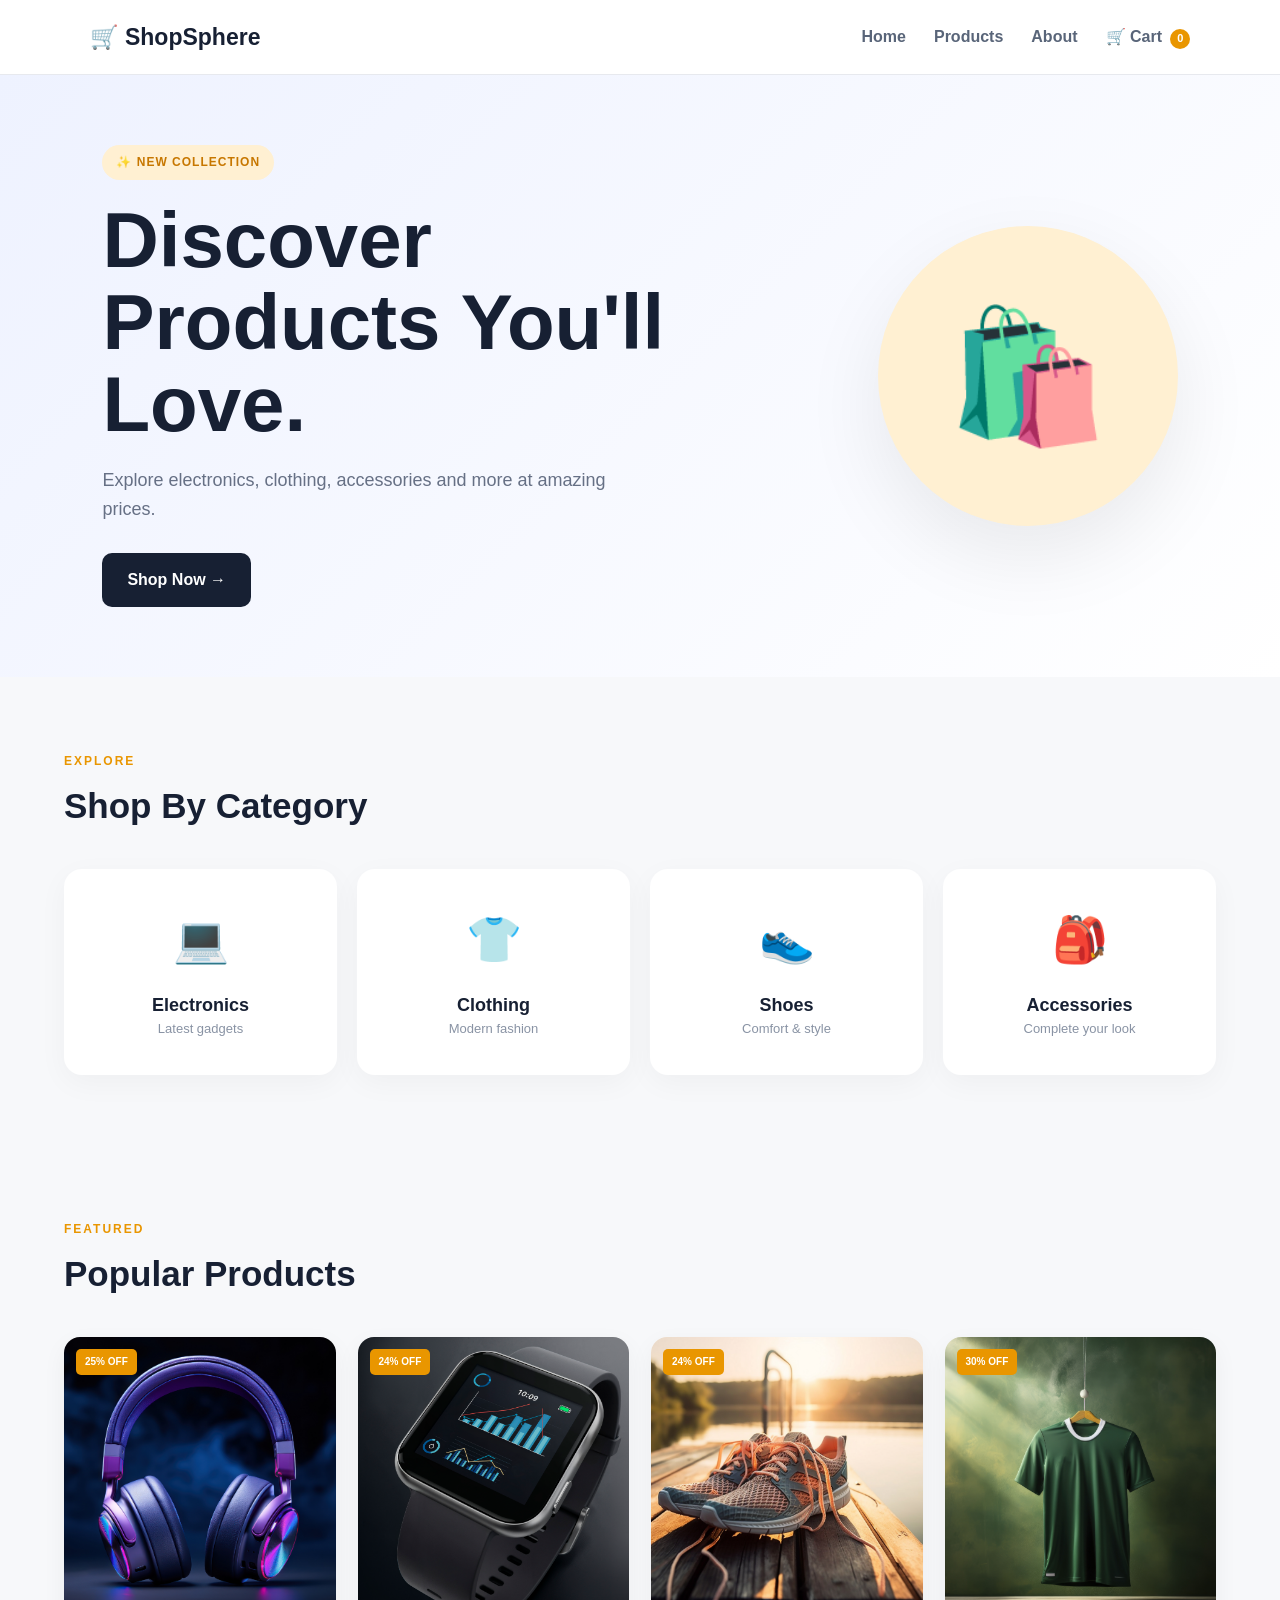
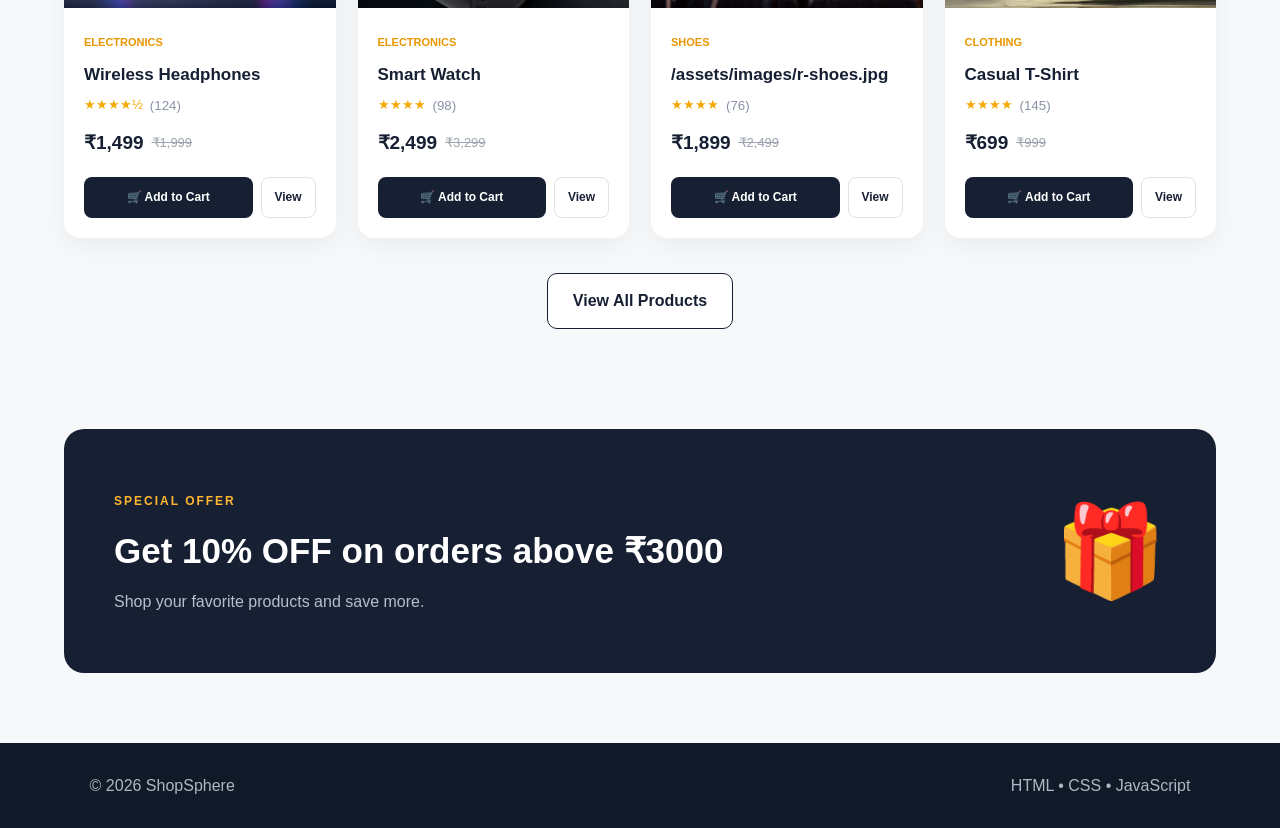
<file: index.html>
<!DOCTYPE html>
<html lang="en">

<head>

    <meta charset="UTF-8">

    <meta
        name="viewport"
        content="width=device-width, initial-scale=1.0"
    >

    <title>ShopSphere | Home</title>

    <link
        rel="stylesheet"
        href="css/style.css"
    >

    <link
        rel="stylesheet"
        href="css/navbar.css"
    >

    <link
        rel="stylesheet"
        href="css/products.css"
    >

    <link
        rel="stylesheet"
        href="css/responsive.css"
    >

</head>


<body>

<header class="navbar">

    <a
        href="index.html"
        class="logo"
    >
        🛒 ShopSphere
    </a>


    <nav>

        <a href="index.html">
            Home
        </a>

        <a href="products.html">
            Products
        </a>

        <a href="about.html">
            About
        </a>

        <a
            href="cart.html"
            class="cart-link"
        >
            🛒 Cart

            <span class="cart-count">
                0
            </span>

        </a>

    </nav>

</header>


<main>

<section class="hero">

    <div class="hero-content">

        <span class="hero-badge">
            ✨ NEW COLLECTION
        </span>

        <h1>
            Discover Products
            You'll Love.
        </h1>

        <p>
            Explore electronics, clothing,
            accessories and more at
            amazing prices.
        </p>

        <a
            href="products.html"
            class="primary-btn"
        >
            Shop Now →
        </a>

    </div>


    <div class="hero-visual">

        🛍️

    </div>

</section>


<section class="section">

    <div class="section-title">

        <span>
            EXPLORE
        </span>

        <h2>
            Shop By Category
        </h2>

    </div>


    <div class="category-grid">

        <a
            href="products.html"
            class="category-card"
        >
            💻
            <h3>Electronics</h3>
            <p>Latest gadgets</p>
        </a>


        <a
            href="products.html"
            class="category-card"
        >
            👕
            <h3>Clothing</h3>
            <p>Modern fashion</p>
        </a>


        <a
            href="products.html"
            class="category-card"
        >
            👟
            <h3>Shoes</h3>
            <p>Comfort & style</p>
        </a>


        <a
            href="products.html"
            class="category-card"
        >
            🎒
            <h3>Accessories</h3>
            <p>Complete your look</p>
        </a>

    </div>

</section>


<section class="section featured">

    <div class="section-title">

        <span>
            FEATURED
        </span>

        <h2>
            Popular Products
        </h2>

    </div>


    <div
        id="featuredProducts"
        class="product-grid"
    >
    </div>


    <div class="center-btn">

        <a
            href="products.html"
            class="secondary-btn"
        >
            View All Products
        </a>

    </div>

</section>


<section class="promo">

    <div>

        <span>
            SPECIAL OFFER
        </span>

        <h2>
            Get 10% OFF
            on orders above ₹3000
        </h2>

        <p>
            Shop your favorite products
            and save more.
        </p>

    </div>

    <div class="promo-icon">
        🎁
    </div>

</section>

</main>


<footer>

    <p>
        © 2026 ShopSphere
    </p>

    <p>
        HTML • CSS • JavaScript
    </p>

</footer>


<script src="data/products-data.js"></script>

<script src="js/storage.js"></script>

<script src="js/products.js"></script>

<script src="js/app.js"></script>


<script>

document.addEventListener(
    "DOMContentLoaded",
    () => {

        const container =
            document.getElementById(
                "featuredProducts"
            );


        container.innerHTML =
            products
                .slice(0, 4)
                .map(createProductCard)
                .join("");

    }
);

</script>

</body>

</html>
</file>
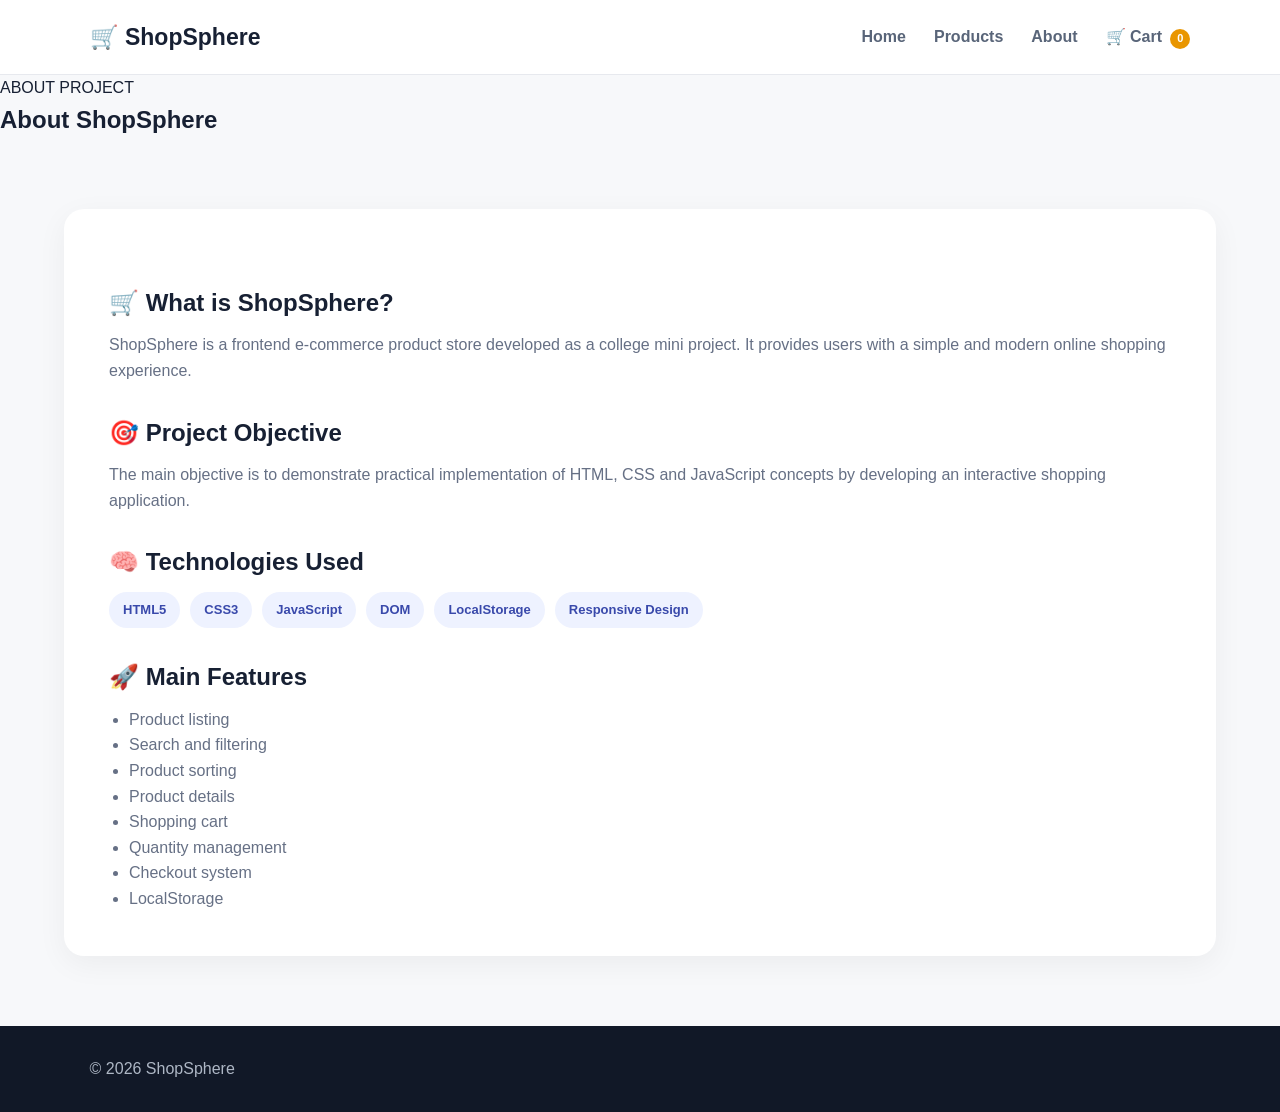
<file: about.html>
<!DOCTYPE html>
<html lang="en">

<head>

    <meta charset="UTF-8">

    <meta
        name="viewport"
        content="width=device-width, initial-scale=1.0"
    >

    <title>ShopSphere | About</title>

    <link
        rel="stylesheet"
        href="css/style.css"
    >

    <link
        rel="stylesheet"
        href="css/navbar.css"
    >

    <link
        rel="stylesheet"
        href="css/responsive.css"
    >

</head>


<body>

<header class="navbar">

    <a
        href="index.html"
        class="logo"
    >
        🛒 ShopSphere
    </a>


    <nav>

        <a href="index.html">
            Home
        </a>

        <a href="products.html">
            Products
        </a>

        <a href="about.html">
            About
        </a>

        <a href="cart.html">
            🛒 Cart
            <span class="cart-count">0</span>
        </a>

    </nav>

</header>


<main>

<section class="page-header">

    <span>
        ABOUT PROJECT
    </span>

    <h1>
        About ShopSphere
    </h1>

</section>


<section class="section">

    <div class="about-content">

        <h2>
            🛒 What is ShopSphere?
        </h2>

        <p>
            ShopSphere is a frontend e-commerce product
            store developed as a college mini project.
            It provides users with a simple and modern
            online shopping experience.
        </p>


        <h2>
            🎯 Project Objective
        </h2>

        <p>
            The main objective is to demonstrate practical
            implementation of HTML, CSS and JavaScript
            concepts by developing an interactive shopping
            application.
        </p>


        <h2>
            🧠 Technologies Used
        </h2>

        <div class="technology-list">

            <span>HTML5</span>

            <span>CSS3</span>

            <span>JavaScript</span>

            <span>DOM</span>

            <span>LocalStorage</span>

            <span>Responsive Design</span>

        </div>


        <h2>
            🚀 Main Features
        </h2>

        <ul>

            <li>
                Product listing
            </li>

            <li>
                Search and filtering
            </li>

            <li>
                Product sorting
            </li>

            <li>
                Product details
            </li>

            <li>
                Shopping cart
            </li>

            <li>
                Quantity management
            </li>

            <li>
                Checkout system
            </li>

            <li>
                LocalStorage
            </li>

        </ul>

    </div>

</section>

</main>


<footer>

    <p>
        © 2026 ShopSphere
    </p>

</footer>


<script src="js/storage.js"></script>

<script src="js/app.js"></script>

</body>

</html>
</file>
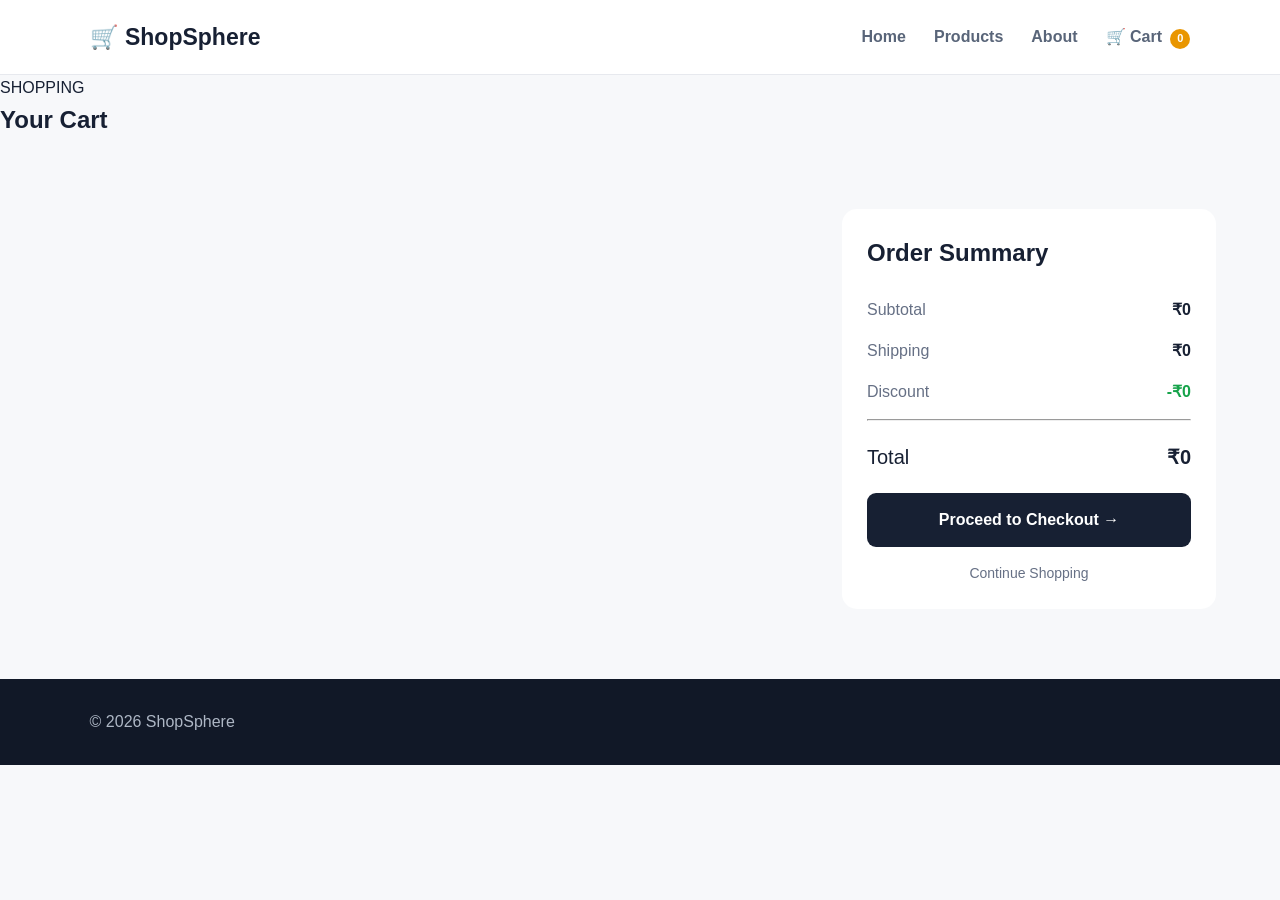
<file: cart.html>
<!DOCTYPE html>
<html lang="en">

<head>

    <meta charset="UTF-8">

    <meta
        name="viewport"
        content="width=device-width, initial-scale=1.0"
    >

    <title>ShopSphere | Cart</title>

    <link
        rel="stylesheet"
        href="css/style.css"
    >

    <link
        rel="stylesheet"
        href="css/navbar.css"
    >

    <link
        rel="stylesheet"
        href="css/cart.css"
    >

    <link
        rel="stylesheet"
        href="css/responsive.css"
    >

</head>


<body>

<header class="navbar">

    <a
        href="index.html"
        class="logo"
    >
        🛒 ShopSphere
    </a>


    <nav>

        <a href="index.html">
            Home
        </a>

        <a href="products.html">
            Products
        </a>

        <a href="about.html">
            About
        </a>

        <a href="cart.html">
            🛒 Cart
            <span class="cart-count">0</span>
        </a>

    </nav>

</header>


<main>

<section class="page-header">

    <span>
        SHOPPING
    </span>

    <h1>
        Your Cart
    </h1>

</section>


<section class="section cart-layout">

    <div
        id="cartContainer"
        class="cart-container"
    >
    </div>


    <aside class="cart-summary">

        <h2>
            Order Summary
        </h2>


        <div class="summary-row">

            <span>
                Subtotal
            </span>

            <strong id="subtotal">
                ₹0
            </strong>

        </div>


        <div class="summary-row">

            <span>
                Shipping
            </span>

            <strong id="shipping">
                ₹0
            </strong>

        </div>


        <div class="summary-row">

            <span>
                Discount
            </span>

            <strong
                id="discount"
                class="discount"
            >
                -₹0
            </strong>

        </div>


        <hr>


        <div class="summary-total">

            <span>
                Total
            </span>

            <strong id="grandTotal">
                ₹0
            </strong>

        </div>


        <a
            href="checkout.html"
            class="checkout-btn"
        >
            Proceed to Checkout →
        </a>


        <a
            href="products.html"
            class="continue-btn"
        >
            Continue Shopping
        </a>

    </aside>

</section>

</main>


<footer>

    <p>
        © 2026 ShopSphere
    </p>

</footer>


<script src="data/products-data.js"></script>

<script src="js/storage.js"></script>

<script src="js/products.js"></script>

<script src="js/app.js"></script>

<script src="js/cart.js"></script>

</body>

</html>
</file>
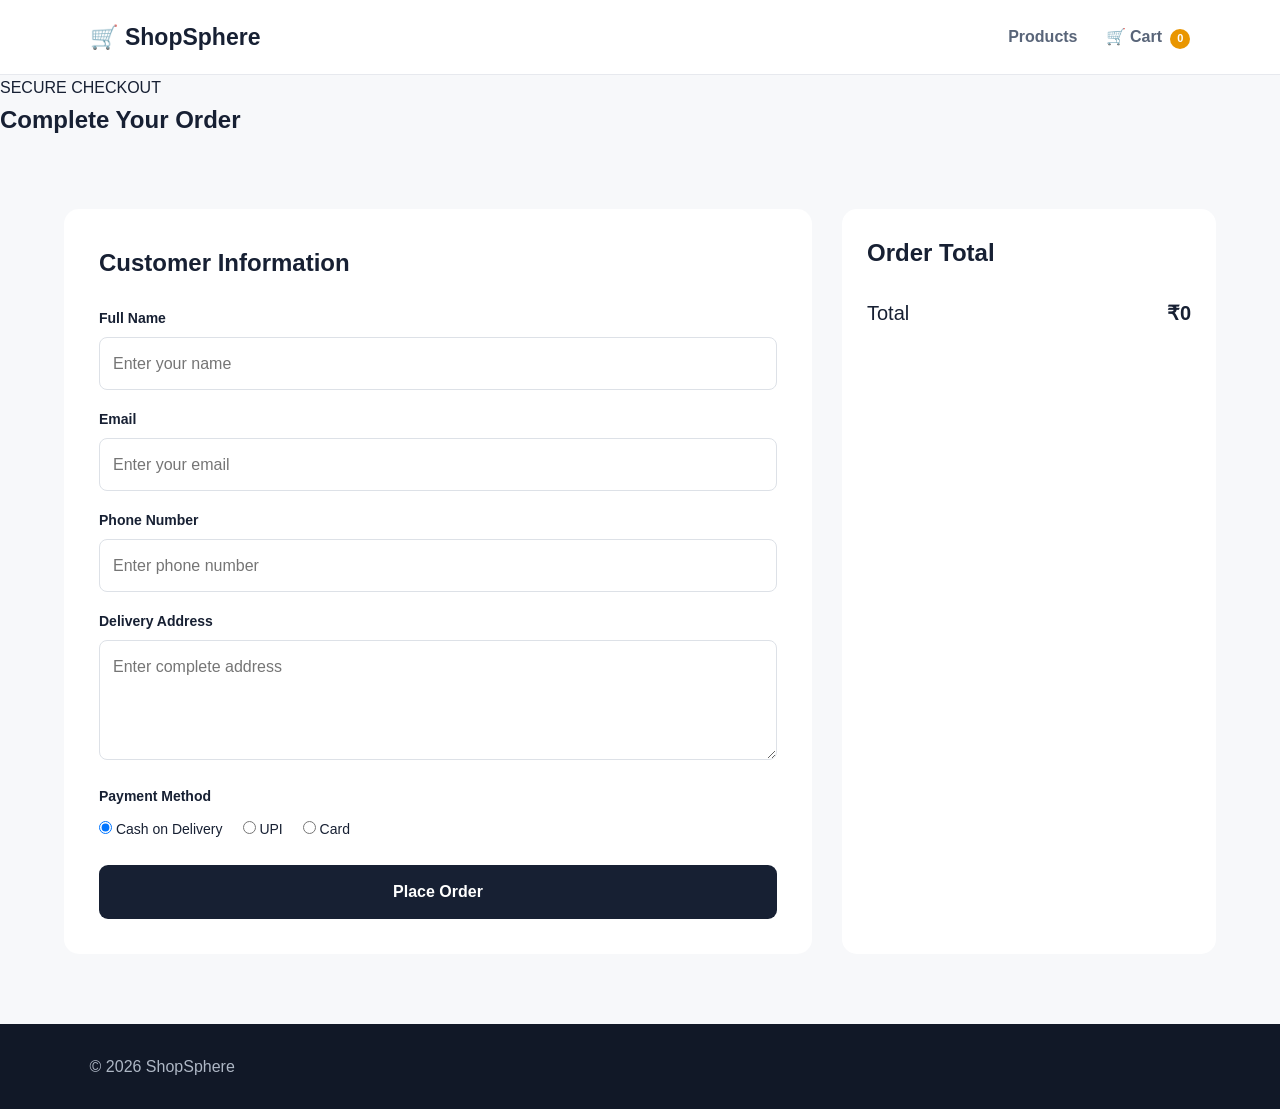
<file: checkout.html>
<!DOCTYPE html>
<html lang="en">

<head>

    <meta charset="UTF-8">

    <meta
        name="viewport"
        content="width=device-width, initial-scale=1.0"
    >

    <title>ShopSphere | Checkout</title>

    <link
        rel="stylesheet"
        href="css/style.css"
    >

    <link
        rel="stylesheet"
        href="css/navbar.css"
    >

    <link
        rel="stylesheet"
        href="css/cart.css"
    >

    <link
        rel="stylesheet"
        href="css/responsive.css"
    >

</head>


<body>

<header class="navbar">

    <a
        href="index.html"
        class="logo"
    >
        🛒 ShopSphere
    </a>


    <nav>

        <a href="products.html">
            Products
        </a>

        <a href="cart.html">
            🛒 Cart
            <span class="cart-count">0</span>
        </a>

    </nav>

</header>


<main>

<section class="page-header">

    <span>
        SECURE CHECKOUT
    </span>

    <h1>
        Complete Your Order
    </h1>

</section>


<section class="section checkout-layout">

    <form
        id="checkoutForm"
        class="checkout-form"
    >

        <h2>
            Customer Information
        </h2>


        <label>
            Full Name
        </label>

        <input
            type="text"
            id="customerName"
            required
            placeholder="Enter your name"
        >


        <label>
            Email
        </label>

        <input
            type="email"
            required
            placeholder="Enter your email"
        >


        <label>
            Phone Number
        </label>

        <input
            type="tel"
            required
            placeholder="Enter phone number"
        >


        <label>
            Delivery Address
        </label>

        <textarea
            required
            placeholder="Enter complete address"
        ></textarea>


        <label>
            Payment Method
        </label>


        <div class="payment-options">

            <label>
                <input
                    type="radio"
                    name="payment"
                    value="cod"
                    checked
                >
                Cash on Delivery
            </label>


            <label>
                <input
                    type="radio"
                    name="payment"
                    value="upi"
                >
                UPI
            </label>


            <label>
                <input
                    type="radio"
                    name="payment"
                    value="card"
                >
                Card
            </label>

        </div>


        <button
            type="submit"
            class="checkout-btn"
        >
            Place Order
        </button>

    </form>


    <aside class="checkout-summary">

        <h2>
            Order Total
        </h2>


        <div class="summary-total">

            <span>
                Total
            </span>

            <strong id="checkoutTotal">
                ₹0
            </strong>

        </div>

    </aside>


    <div
        id="orderSuccess"
        class="order-success"
    >

        <div>
            🎉
        </div>

        <h2>
            Order Placed Successfully!
        </h2>

        <p>
            Thank you for shopping with us.
        </p>


        <p>
            Order ID:
            <strong id="orderId"></strong>
        </p>


        <p>
            Total:
            <strong id="orderTotal"></strong>
        </p>


        <a
            href="products.html"
            class="primary-btn"
        >
            Continue Shopping
        </a>

    </div>

</section>

</main>


<footer>

    <p>
        © 2026 ShopSphere
    </p>

</footer>


<script src="data/products-data.js"></script>

<script src="js/storage.js"></script>

<script src="js/products.js"></script>

<script src="js/app.js"></script>

<script src="js/checkout.js"></script>

</body>

</html>
</file>
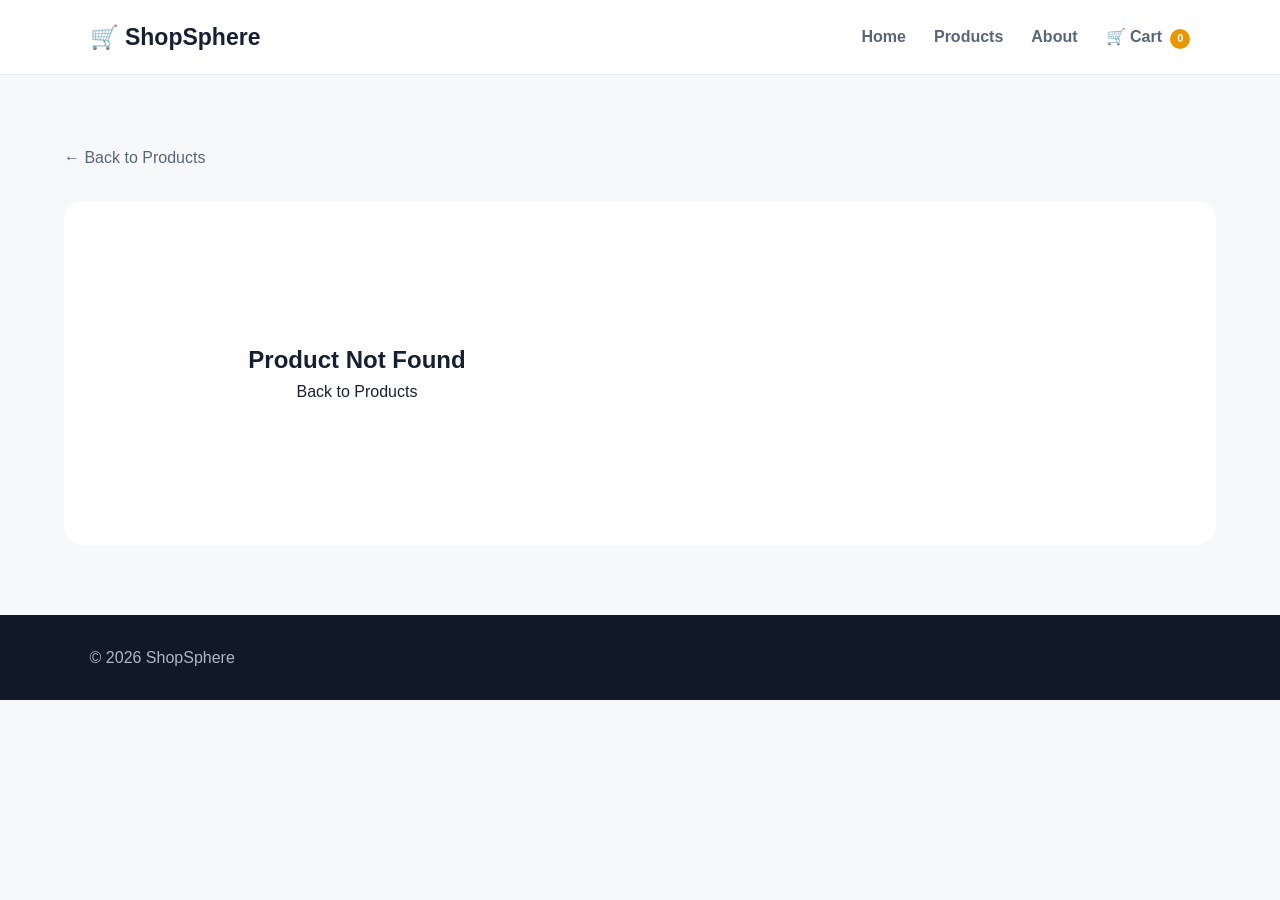
<file: product-details.html>
<!DOCTYPE html>
<html lang="en">

<head>

    <meta charset="UTF-8">

    <meta
        name="viewport"
        content="width=device-width, initial-scale=1.0"
    >

    <title>ShopSphere | Product Details</title>

    <link
        rel="stylesheet"
        href="css/style.css"
    >

    <link
        rel="stylesheet"
        href="css/navbar.css"
    >

    <link
        rel="stylesheet"
        href="css/products.css"
    >

    <link
        rel="stylesheet"
        href="css/responsive.css"
    >

</head>


<body>

<header class="navbar">

    <a
        href="index.html"
        class="logo"
    >
        🛒 ShopSphere
    </a>


    <nav>

        <a href="index.html">
            Home
        </a>

        <a href="products.html">
            Products
        </a>

        <a href="about.html">
            About
        </a>

        <a href="cart.html">
            🛒 Cart
            <span class="cart-count">0</span>
        </a>

    </nav>

</header>


<main>

<section class="section">

    <a
        href="products.html"
        class="back-link"
    >
        ← Back to Products
    </a>


    <div
        id="productDetails"
        class="product-details"
    >
    </div>

</section>

</main>


<footer>

    <p>
        © 2026 ShopSphere
    </p>

</footer>


<script src="data/products-data.js"></script>

<script src="js/storage.js"></script>

<script src="js/products.js"></script>

<script src="js/app.js"></script>

<script src="js/product-details.js"></script>

</body>

</html>
</file>
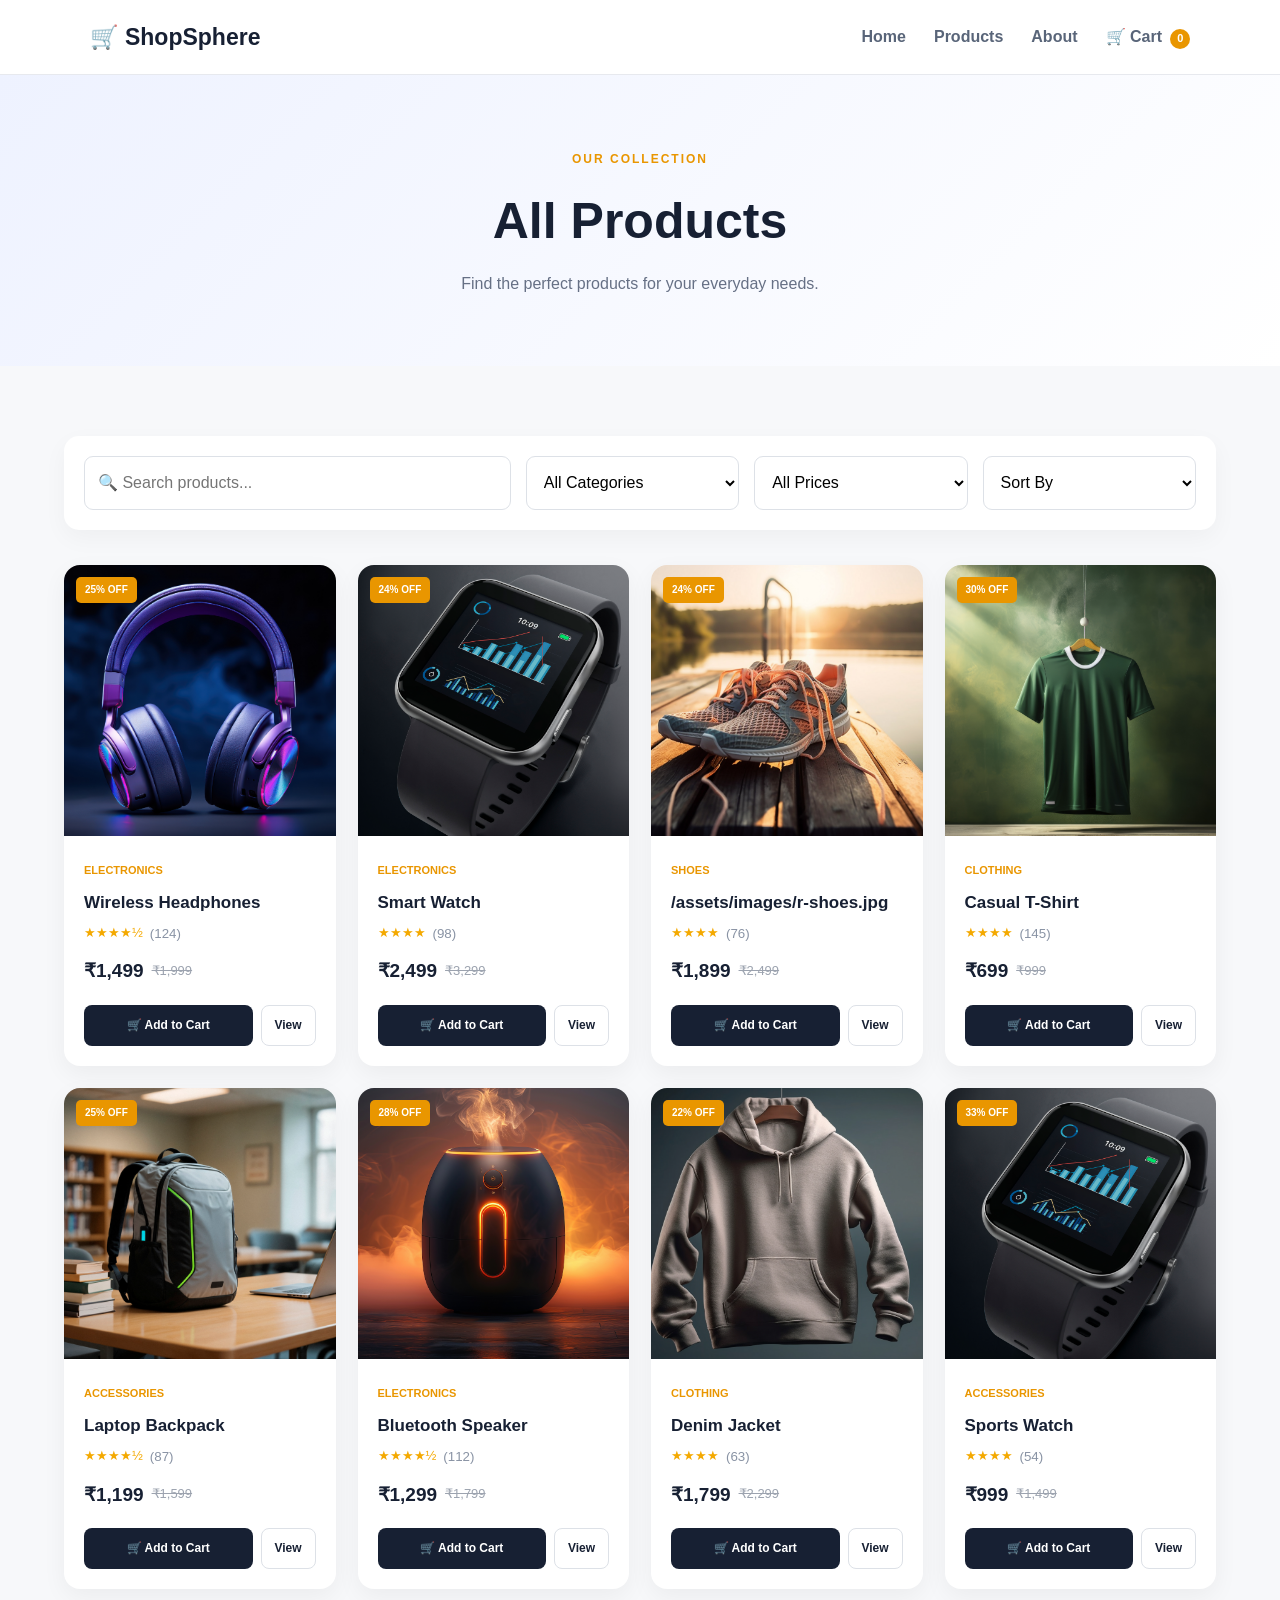
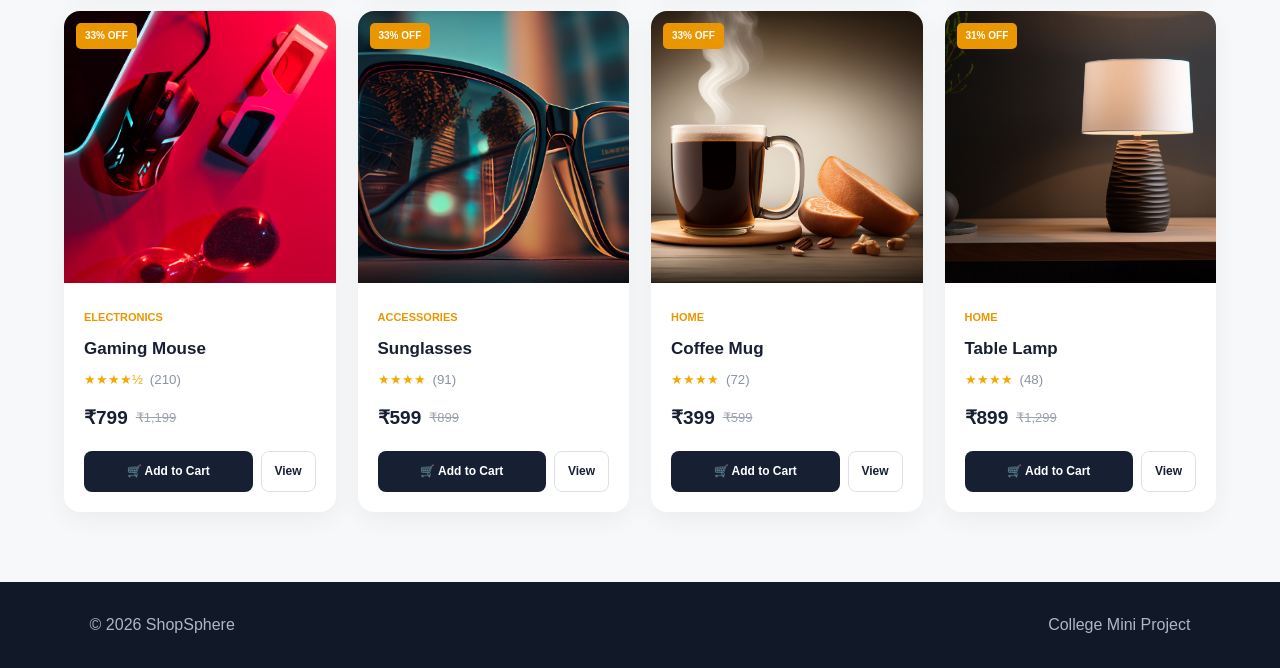
<file: products.html>
<!DOCTYPE html>
<html lang="en">

<head>

    <meta charset="UTF-8">

    <meta
        name="viewport"
        content="width=device-width, initial-scale=1.0"
    >

    <title>ShopSphere | Products</title>

    <link
        rel="stylesheet"
        href="css/style.css"
    >

    <link
        rel="stylesheet"
        href="css/navbar.css"
    >

    <link
        rel="stylesheet"
        href="css/products.css"
    >

    <link
        rel="stylesheet"
        href="css/responsive.css"
    >

</head>


<body>

<header class="navbar">

    <a
        href="index.html"
        class="logo"
    >
        🛒 ShopSphere
    </a>


    <nav>

        <a href="index.html">
            Home
        </a>

        <a href="products.html">
            Products
        </a>

        <a href="about.html">
            About
        </a>

        <a
            href="cart.html"
            class="cart-link"
        >
            🛒 Cart

            <span class="cart-count">
                0
            </span>

        </a>

    </nav>

</header>


<main>

<section class="page-header">

    <span>
        OUR COLLECTION
    </span>

    <h1>
        All Products
    </h1>

    <p>
        Find the perfect products
        for your everyday needs.
    </p>

</section>


<section class="section">

    <div class="filter-panel">

        <input
            type="text"
            id="searchInput"
            placeholder="🔍 Search products..."
        >


        <select id="categoryFilter">

            <option value="all">
                All Categories
            </option>

            <option value="Electronics">
                Electronics
            </option>

            <option value="Clothing">
                Clothing
            </option>

            <option value="Shoes">
                Shoes
            </option>

            <option value="Accessories">
                Accessories
            </option>

            <option value="Home">
                Home
            </option>

        </select>


        <select id="priceFilter">

            <option value="all">
                All Prices
            </option>

            <option value="under500">
                Under ₹500
            </option>

            <option value="500-1000">
                ₹500 - ₹1000
            </option>

            <option value="1000-2000">
                ₹1000 - ₹2000
            </option>

            <option value="above2000">
                Above ₹2000
            </option>

        </select>


        <select id="sortFilter">

            <option value="default">
                Sort By
            </option>

            <option value="low-high">
                Price: Low → High
            </option>

            <option value="high-low">
                Price: High → Low
            </option>

            <option value="rating">
                Highest Rating
            </option>

            <option value="name">
                Name: A → Z
            </option>

        </select>

    </div>


    <div
        id="productContainer"
        class="product-grid"
    >
    </div>

</section>

</main>


<footer>

    <p>
        © 2026 ShopSphere
    </p>

    <p>
        College Mini Project
    </p>

</footer>


<script src="data/products-data.js"></script>

<script src="js/storage.js"></script>

<script src="js/products.js"></script>

<script src="js/app.js"></script>

<script src="js/products-page.js"></script>

</body>

</html>
</file>
<file: css/style.css>
* {
    margin: 0;
    padding: 0;
    box-sizing: border-box;
}


html {
    scroll-behavior: smooth;
}


body {
    font-family:
        Arial,
        Helvetica,
        sans-serif;

    background: #f7f8fa;

    color: #172033;

    line-height: 1.6;
}


a {
    text-decoration: none;

    color: inherit;
}


button,
input,
select,
textarea {
    font: inherit;
}


.section {
    width: 90%;

    max-width: 1200px;

    margin: auto;

    padding: 70px 0;
}


/* HERO */

.hero {
    min-height: 580px;

    display: flex;

    justify-content: space-between;

    align-items: center;

    padding: 70px 8%;

    background:
        linear-gradient(
            135deg,
            #eef2ff,
            #ffffff
        );
}


.hero-content {
    max-width: 650px;
}


.hero-badge {
    display: inline-block;

    padding: 8px 14px;

    border-radius: 30px;

    background: #fff0d2;

    color: #c77700;

    font-size: 12px;

    font-weight: bold;

    letter-spacing: 1px;
}


.hero h1 {
    font-size: clamp(
        42px,
        7vw,
        78px
    );

    line-height: 1.05;

    margin: 20px 0;
}


.hero p {
    color: #667085;

    font-size: 18px;

    max-width: 550px;

    margin-bottom: 30px;
}


.hero-visual {
    width: 300px;

    height: 300px;

    border-radius: 50%;

    display: flex;

    justify-content: center;

    align-items: center;

    font-size: 130px;

    background: #fff0d2;

    box-shadow:
        0 30px 80px
        rgba(0, 0, 0, 0.08);
}


.primary-btn,
.secondary-btn {
    display: inline-block;

    padding: 14px 25px;

    border-radius: 10px;

    font-weight: bold;

    border: none;

    cursor: pointer;
}


.primary-btn {
    background: #172033;

    color: white;
}


.secondary-btn {
    border: 1px solid #172033;

    background: white;
}


.primary-btn:hover,
.secondary-btn:hover {
    background: #e99600;

    color: white;

    border-color: #e99600;
}


/* SECTION TITLE */

.section-title {
    margin-bottom: 35px;
}


.section-title span {
    color: #e99600;

    font-size: 12px;

    font-weight: bold;

    letter-spacing: 2px;
}


.section-title h2 {
    font-size: 35px;

    margin-top: 5px;
}


/* CATEGORY */

.category-grid {
    display: grid;

    grid-template-columns:
        repeat(4, 1fr);

    gap: 20px;
}


.category-card {
    background: white;

    padding: 35px 20px;

    text-align: center;

    border-radius: 18px;

    font-size: 45px;

    transition: 0.3s;

    box-shadow:
        0 8px 30px
        rgba(0, 0, 0, 0.04);
}


.category-card:hover {
    transform: translateY(-7px);
}


.category-card h3 {
    font-size: 18px;

    margin-top: 15px;
}


.category-card p {
    color: #8993a4;

    font-size: 13px;
}


/* PROMO */

.promo {
    width: 90%;

    max-width: 1200px;

    margin: 30px auto 70px;

    padding: 50px;

    border-radius: 20px;

    background: #172033;

    color: white;

    display: flex;

    justify-content: space-between;

    align-items: center;
}


.promo span {
    color: #ffb52e;

    font-size: 12px;

    font-weight: bold;

    letter-spacing: 2px;
}


.promo h2 {
    font-size: 35px;

    max-width: 650px;

    margin: 10px 0;
}


.promo p {
    color: #b7bfcb;
}


.promo-icon {
    font-size: 90px;
}


/* FOOTER */

footer {
    background: #111827;

    color: #aeb7c5;

    padding: 30px 7%;

    display: flex;

    justify-content: space-between;
}


/* NOTIFICATION */

.notification {
    position: fixed;

    right: 25px;

    bottom: 25px;

    background: #172033;

    color: white;

    padding: 15px 22px;

    border-radius: 10px;

    z-index: 9999;

    transform: translateY(100px);

    opacity: 0;

    transition: 0.3s;
}


.notification.show {
    transform: translateY(0);

    opacity: 1;
}


/* ABOUT */

.about-content {
    background: white;

    padding: 45px;

    border-radius: 20px;

    box-shadow:
        0 8px 30px
        rgba(0, 0, 0, 0.05);
}


.about-content h2 {
    margin-top: 30px;

    margin-bottom: 10px;
}


.about-content p,
.about-content li {
    color: #667085;
}


.about-content ul {
    padding-left: 20px;
}


.technology-list {
    display: flex;

    gap: 10px;

    flex-wrap: wrap;
}


.technology-list span {
    padding: 8px 14px;

    border-radius: 20px;

    background: #eef2ff;

    color: #3949ab;

    font-size: 13px;

    font-weight: bold;
}
</file>
<file: css/navbar.css>
.navbar {
    height: 75px;

    padding: 0 7%;

    display: flex;

    align-items: center;

    justify-content: space-between;

    background: white;

    border-bottom: 1px solid #e7e9ee;

    position: sticky;

    top: 0;

    z-index: 1000;
}


.logo {
    font-size: 23px;

    font-weight: 800;

    color: #172033;
}


nav {
    display: flex;

    align-items: center;

    gap: 28px;
}


nav a {
    color: #596579;

    font-weight: 600;

    transition: 0.2s;
}


nav a:hover {
    color: #e99600;
}


.cart-link {
    position: relative;
}


.cart-count {
    display: inline-flex;

    justify-content: center;

    align-items: center;

    min-width: 20px;

    height: 20px;

    padding: 2px 5px;

    border-radius: 50%;

    background: #e99600;

    color: white;

    font-size: 11px;

    margin-left: 4px;
}
</file>
<file: css/products.css>
/* PAGE HEADER */

.page-header {
    text-align: center;

    padding: 70px 20px;

    background:
        linear-gradient(
            135deg,
            #eef2ff,
            #ffffff
        );
}


.page-header span {
    color: #e99600;

    font-size: 12px;

    font-weight: bold;

    letter-spacing: 2px;
}


.page-header h1 {
    font-size: 50px;

    margin: 10px 0;
}


.page-header p {
    color: #667085;
}


/* FILTER */

.filter-panel {
    display: grid;

    grid-template-columns:
        2fr 1fr 1fr 1fr;

    gap: 15px;

    background: white;

    padding: 20px;

    border-radius: 15px;

    margin-bottom: 35px;

    box-shadow:
        0 8px 25px
        rgba(0, 0, 0, 0.04);
}


.filter-panel input,
.filter-panel select {
    width: 100%;

    padding: 13px;

    border: 1px solid #dde1e7;

    border-radius: 9px;

    outline: none;

    background: white;
}


.filter-panel input:focus,
.filter-panel select:focus {
    border-color: #e99600;
}


/* PRODUCTS */

.product-grid {
    display: grid;

    grid-template-columns:
        repeat(4, 1fr);

    gap: 22px;
}


.product-card {
    background: white;

    border-radius: 16px;

    overflow: hidden;

    box-shadow:
        0 8px 25px
        rgba(0, 0, 0, 0.05);

    transition: 0.3s;
}


.product-card:hover {
    transform: translateY(-5px);
}


.product-image {
    position: relative;

    background: #f3f5f7;

    aspect-ratio: 1 / 1;

    overflow: hidden;
}


.product-image img {
    width: 100%;

    height: 100%;

    object-fit: cover;
}


.discount-badge {
    position: absolute;

    top: 12px;

    left: 12px;

    background: #e99600;

    color: white;

    padding: 5px 9px;

    border-radius: 5px;

    font-size: 10px;

    font-weight: bold;
}


.product-info {
    padding: 20px;
}


.product-category {
    font-size: 11px;

    color: #e99600;

    font-weight: bold;

    text-transform: uppercase;
}


.product-info h3 {
    margin: 7px 0;

    font-size: 17px;
}


.rating {
    display: flex;

    gap: 7px;

    align-items: center;

    margin-bottom: 12px;
}


.rating span {
    color: #f4a900;

    font-size: 13px;
}


.rating small {
    color: #8993a4;
}


.price {
    display: flex;

    gap: 8px;

    align-items: center;

    margin-bottom: 18px;
}


.price strong {
    font-size: 19px;
}


.price del {
    color: #9ca3af;

    font-size: 13px;
}


.product-actions {
    display: flex;

    gap: 8px;
}


.add-cart-btn,
.view-btn {
    padding: 10px;

    border-radius: 8px;

    font-size: 12px;

    font-weight: bold;

    cursor: pointer;

    text-align: center;
}


.add-cart-btn {
    flex: 1;

    border: none;

    background: #172033;

    color: white;
}


.add-cart-btn:hover {
    background: #e99600;
}


.view-btn {
    border: 1px solid #dde1e7;

    width: 55px;
}


.view-btn:hover {
    background: #f5f6f8;
}


.center-btn {
    text-align: center;

    margin-top: 35px;
}


/* DETAILS */

.back-link {
    display: inline-block;

    color: #596579;

    margin-bottom: 30px;
}


.product-details {
    display: grid;

    grid-template-columns:
        1fr 1fr;

    gap: 60px;

    background: white;

    padding: 40px;

    border-radius: 20px;
}


.details-image {
    background: #f4f5f7;

    border-radius: 15px;

    overflow: hidden;
}


.details-image img {
    width: 100%;

    display: block;
}


.details-content {
    padding: 20px 0;
}


.details-content h1 {
    font-size: 45px;

    line-height: 1.1;

    margin: 10px 0 15px;
}


.details-rating {
    display: flex;

    gap: 15px;

    margin-bottom: 20px;

    color: #667085;
}


.details-rating span:first-child {
    color: #f4a900;
}


.details-price {
    display: flex;

    align-items: center;

    gap: 15px;

    margin-bottom: 25px;
}


.details-price strong {
    font-size: 32px;
}


.details-price del {
    color: #9ca3af;
}


.details-description {
    color: #667085;

    margin-bottom: 20px;
}


.stock {
    color: #15803d;

    font-weight: bold;

    margin-bottom: 25px;
}


.quantity-box {
    display: flex;

    align-items: center;

    width: fit-content;

    border: 1px solid #dde1e7;

    border-radius: 8px;

    margin-bottom: 20px;
}


.quantity-box button {
    border: none;

    background: white;

    padding: 10px 15px;

    cursor: pointer;

    font-size: 18px;
}


.quantity-box span {
    padding: 0 15px;

    font-weight: bold;
}


.details-cart-btn,
.buy-btn {
    display: inline-block;

    padding: 14px 25px;

    border-radius: 9px;

    font-weight: bold;

    cursor: pointer;
}


.details-cart-btn {
    border: none;

    background: #172033;

    color: white;
}


.buy-btn {
    background: #e99600;

    color: white;

    margin-left: 8px;
}


.error-message {
    text-align: center;

    padding: 100px;
}
</file>
<file: css/responsive.css>
@media (max-width: 1000px) {

    .product-grid {
        grid-template-columns:
            repeat(3, 1fr);
    }


    .category-grid {
        grid-template-columns:
            repeat(2, 1fr);
    }


    .filter-panel {
        grid-template-columns:
            repeat(2, 1fr);
    }


    .cart-layout,
    .checkout-layout {
        grid-template-columns: 1fr;
    }

}


@media (max-width: 750px) {

    .navbar {
        padding: 0 5%;
    }


    nav {
        gap: 12px;
    }


    nav a:not(.cart-link) {
        display: none;
    }


    .hero {
        flex-direction: column;

        text-align: center;

        padding: 60px 5%;
    }


    .hero-visual {
        width: 200px;

        height: 200px;

        font-size: 90px;
    }


    .product-grid {
        grid-template-columns:
            repeat(2, 1fr);
    }


    .product-details {
        grid-template-columns: 1fr;

        gap: 25px;
    }


    .details-content h1 {
        font-size: 35px;
    }


    .cart-item {
        grid-template-columns:
            70px 1fr;

        gap: 12px;
    }


    .cart-item img {
        width: 70px;

        height: 70px;
    }


    .quantity-control,
    .cart-total,
    .remove-btn {
        grid-column: 2;
    }


    .promo {
        flex-direction: column;

        align-items: flex-start;

        gap: 25px;

        padding: 35px;
    }

}


@media (max-width: 500px) {

    .section {
        width: 92%;

        padding: 50px 0;
    }


    .hero h1 {
        font-size: 42px;
    }


    .page-header h1 {
        font-size: 38px;
    }


    .product-grid,
    .category-grid {
        grid-template-columns: 1fr;
    }


    .filter-panel {
        grid-template-columns: 1fr;
    }


    .product-details {
        padding: 20px;
    }


    .details-content h1 {
        font-size: 30px;
    }


    .about-content {
        padding: 25px;
    }


    footer {
        flex-direction: column;

        gap: 10px;
    }

}
</file>
<file: css/cart.css>
.cart-layout {
    display: grid;

    grid-template-columns:
        2fr 1fr;

    gap: 30px;

    align-items: start;
}


.cart-container {
    display: flex;

    flex-direction: column;

    gap: 15px;
}


.cart-item {
    background: white;

    padding: 18px;

    border-radius: 14px;

    display: grid;

    grid-template-columns:
        90px 1fr auto auto auto;

    gap: 20px;

    align-items: center;
}


.cart-item img {
    width: 90px;

    height: 90px;

    object-fit: cover;

    border-radius: 10px;

    background: #f4f5f7;
}


.cart-product-info h3 {
    margin-bottom: 4px;
}


.cart-product-info p {
    color: #8993a4;

    font-size: 13px;

    margin-bottom: 5px;
}


.quantity-control {
    display: flex;

    align-items: center;

    border: 1px solid #dde1e7;

    border-radius: 8px;
}


.quantity-control button {
    border: none;

    background: white;

    padding: 7px 12px;

    cursor: pointer;
}


.quantity-control span {
    padding: 0 8px;

    font-weight: bold;
}


.cart-total {
    font-weight: bold;
}


.remove-btn {
    border: none;

    background: #fff0f0;

    padding: 9px;

    border-radius: 7px;

    cursor: pointer;
}


.cart-summary,
.checkout-summary {
    background: white;

    padding: 25px;

    border-radius: 15px;

    position: sticky;

    top: 100px;
}


.cart-summary h2,
.checkout-summary h2 {
    margin-bottom: 25px;
}


.summary-row,
.summary-total {
    display: flex;

    justify-content: space-between;

    margin-bottom: 15px;
}


.summary-row span {
    color: #667085;
}


.discount {
    color: #16a34a;
}


.summary-total {
    font-size: 20px;

    margin-top: 20px;
}


.checkout-btn {
    display: block;

    width: 100%;

    text-align: center;

    background: #172033;

    color: white;

    padding: 14px;

    border-radius: 9px;

    border: none;

    cursor: pointer;

    font-weight: bold;

    margin-top: 20px;
}


.checkout-btn:hover {
    background: #e99600;
}


.continue-btn {
    display: block;

    text-align: center;

    margin-top: 15px;

    color: #667085;

    font-size: 14px;
}


.empty-cart {
    background: white;

    padding: 80px 30px;

    border-radius: 15px;

    text-align: center;
}


.empty-cart-icon {
    font-size: 60px;

    margin-bottom: 15px;
}


.empty-cart p {
    color: #8993a4;

    margin: 10px 0 25px;
}


.empty-cart a {
    display: inline-block;

    background: #172033;

    color: white;

    padding: 12px 20px;

    border-radius: 8px;
}


/* CHECKOUT */

.checkout-layout {
    display: grid;

    grid-template-columns:
        2fr 1fr;

    gap: 30px;

    position: relative;
}


.checkout-form {
    background: white;

    padding: 35px;

    border-radius: 15px;
}


.checkout-form h2 {
    margin-bottom: 25px;
}


.checkout-form > label {
    display: block;

    font-size: 14px;

    font-weight: bold;

    margin:
        18px 0 7px;
}


.checkout-form input[type="text"],
.checkout-form input[type="email"],
.checkout-form input[type="tel"],
.checkout-form textarea {
    width: 100%;

    padding: 13px;

    border: 1px solid #dde1e7;

    border-radius: 8px;

    outline: none;
}


.checkout-form textarea {
    min-height: 120px;

    resize: vertical;
}


.payment-options {
    display: flex;

    gap: 20px;

    flex-wrap: wrap;

    margin: 10px 0 25px;
}


.payment-options label {
    font-size: 14px;
}


.order-success {
    display: none;

    grid-column:
        1 / -1;

    background: white;

    padding: 70px;

    text-align: center;

    border-radius: 20px;
}


.order-success > div {
    font-size: 70px;
}


.order-success h2 {
    margin: 10px 0;
}


.order-success p {
    color: #667085;

    margin: 7px;
}
</file>
